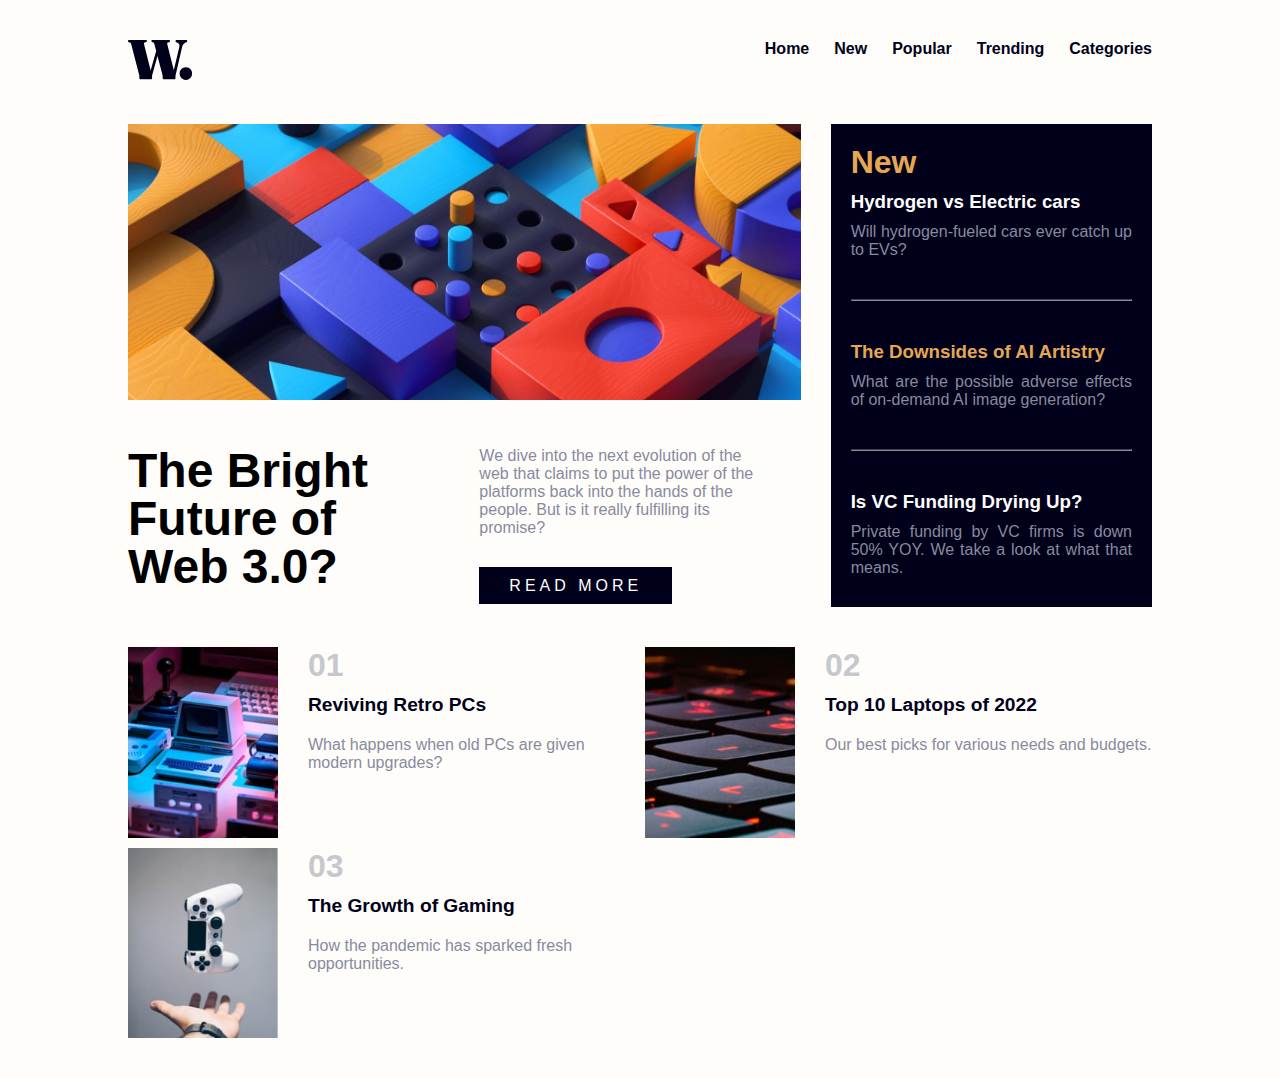
<file: News Homepage/index.html>
<!DOCTYPE html>
<html lang="en">
<head>
  <meta charset="UTF-8">
  <meta http-equiv="X-UA-Compatible" content="IE=edge">
  <meta name="viewport" content="width=device-width, initial-scale=1.0">
  <title>Document</title>
  <link rel="stylesheet" href="./styles.css">
</head>
<body >
  <section class="header-section">
  <header>
    <nav>
      <div class="main-logo">
        <img src="img/logo.svg" alt="logo">
      </div>
      <ul>
        <li><a href="#">Home</a></li>
        <li><a href="#">New</a></li>
        <li><a href="#">Popular</a></li>
        <li><a href="#">Trending</a></li>
        <li><a href="#">Categories</a></li>
        
      </ul>
      <div class="burger-menu">
        <img src="img/icon-menu.svg" alt="menu">
      </div>
    </nav>
  </header>
</section>
  <section class="grid">
    <div class="img-grid">
      <img src="img/image-web-3-desktop.jpg" alt="">
    </div>
    <div class="div-new">
      <div class="div-1">
        <h2>New</h2>
        <h3>Hydrogen vs Electric cars</h3>
        <p>Will hydrogen-fueled cars ever catch up to EVs?</p>
      </div>
      <hr>
      <div class="div-2">
        <h3>The Downsides of AI Artistry</h3>
        <p>What are the possible adverse effects of on-demand AI image generation?</p>
      </div>
      <hr>
      <div class="div-3">
        <h3>Is VC Funding Drying Up?</h3>
        <p>Private funding by VC firms is down 50% YOY. We take a look at what that means.</p>
      </div>
    </div>
    <div class="bright_future-div">
      <h1>The Bright Future of Web 3.0?</h1>
    </div>

    <div class="read_more-div">
      <p>We dive into the next evolution of the web that claims to put the power of the platforms back into the hands of the people. But is it really fulfilling its promise?</p>

      <div class="div-button">
        <a href="#">READ MORE</a>
      </div>
    </div>


  </section>

  <section class="footer">
    <div class="footer-box">
      <div class="footer_inner-box">
        <div class="footer_inner-all">
        <img src="img/image-retro-pcs.jpg" alt="retro image-retro-pcs">
        <div class="footer_inner-content one">
          <h3>01</h3>
          <a href="#">Reviving Retro PCs</a>
          <p>What happens when old PCs are given modern upgrades?</p>
        </div>
      </div>
      <div class="footer_inner-all">
        <img src="img/image-top-laptops.jpg" alt="laptop">
        <div class="footer_inner-content two">
          <h3>02</h3>
          <a href="#">Top 10 Laptops of 2022</a>
          <p>Our best picks for various needs and budgets.</p>
        </div>
      </div>

      <div class="footer_inner-all three">
        <img src="img/image-gaming-growth.jpg" alt="image-gaming-growth">
        <div class="footer_inner-content">
          <h3>03</h3>
          <a href="#">The Growth of Gaming</a>
          <p>How the pandemic has sparked fresh opportunities.</p>
        </div>
      </div>
      </div>
    </div>
  </section>

  <script src="main.js"></script>
</body>
</html>
</file>
<file: News Homepage/styles.css>
* {
  margin: 0;
  padding: 0;
  box-sizing: border-box;  
}

body{
  background-color: #FEFDF9;
  font-family: 'Poppins', sans-serif;
}


section{
  max-width: 80%;
  margin: 40px auto;
  
}

nav{
  display: flex;
  text-align: center;
  justify-content: space-between;
  
  
}

ul{
  display: flex;
  list-style: none;
  text-align: center;
}

ul > li {
  margin-left: 25px;
}

ul a{
  text-decoration: none;
  color: #00001A;
  font-weight: bold;
  transition: all .3s;
}

a:hover{
  color: orangered;
}

.grid{
  display: grid;
  grid-template-columns: repeat(3, 1fr);
  gap: 30px;
  
  

}
.img-grid{
  grid-column: auto / span 2;
  
}

.img-grid img{
  max-width: 100%;
  max-width: 100%;
}

.div-new{
  background-color: #00001A;
  grid-row: auto / span 2;
  text-align: justify;
  padding: 20px;
}

.div-1 h2{
  color: #E5A754;
  font-size: 2rem;
  margin-bottom: 10px;
}

hr{
  margin: 40px 0;
  border-color: #898A9F;
}

.div-1 h3{
  color: #fff;
  margin-bottom: 10px;
  
}
.div-1 p{
  color: #898A9F;
  
}

.div-2 h3{
  color: #E5A754;
  
}

.div-2 p{
  color: #898A9F;
  margin: 10px 0;
}

.div-3 h3{
  color: #fff;
}
.div-3 p{
  color: #898A9F;
  margin: 10px 0;
}

.bright_future-div > h1{
  font-size: 3rem;
  max-width: 80%;
  line-height: 3rem;
}

.read_more-div > p {
  color: #898A9F;
  max-width: 90%;
}
.div-button{
  margin-top: 40px;
  
}
.div-button a{
  color: white;
  text-decoration: none;
  background-color: #00001A;
  padding: 10px 30px;
  letter-spacing: .25rem;
  transition: all .3s;
}

.div-button:hover a{
  background-color: #F15D51;
}

.main-logo img{
  cursor: pointer;
}

.footer_inner-box{
  display: flex;
  align-items: center;
  justify-content: space-evenly;
  width: 100%;
}

.footer_inner-all{
  display: flex;
  max-height: 200px;
}

.footer_inner-all img{
  object-fit: cover;
  object-position: center;
  max-width: 150px;
  max-height: 200px;

}

.footer_inner-content{
  margin-left: 30px;
  
}


.footer_inner-content > a{
  text-decoration: none;
  color: #00001A;
  font-size: 1.2rem;
  font-weight: bold;
  transition: all .3s;
}

.footer_inner-content > a:hover {
  color: #F15D51;
  cursor: pointer;
}

.footer_inner-content h3{
  font-size: 2rem;
  color: #C7C8CE;
  margin-bottom: 10px;
}

.footer_inner-content p{
  margin-top: 20px;
  color: #898A9F;
}
.burger-menu{
  display: none;
}



/**************** RESPONSIVE ****************/
@media (max-width: 1346px){
  .footer_inner-box{
    display: grid;
    grid-template-columns: repeat(2, 1fr);
    gap: 10px;
  }

  .three{
    grid-row: 2;
  }

}

@media (max-width: 1150px){
  .grid{
    grid-template-columns: repeat(2, 1fr);
  }

  .bright_future-div h1{
    line-height: 5rem;
  }
}
@media (max-width: 750px){
  .footer_inner-box{
    display: grid;
    grid-template-columns: 1fr;
  }
}

@media (max-width: 938px){
  .footer_inner-box{
    display: block;
    
    
  }

  @media (max-width: 550px){
    .grid{
      display: block;
    }
  }

  

  .footer-box{
    text-align: center;
  }

  .footer_inner-content{
    width: 466px;
  }
}
@media (max-width: 900px){
  .footer_inner-all img{
    height: 150px;
    margin-bottom: 10px;
  }
}
@media (max-width: 1000px){

  ul {
    position: absolute;
    height: 100%;
    top: 0;
    right: 0;
    left: 100%;
    bottom: 0;
    background-color: #fff;
    display: flex;
    flex-direction: column;
    align-items: flex-start;
    justify-content: center;
    font-size: 1.5rem;
    transition: all .5s;
    
  }

  ul.active{
    
    left: 50%;
  }

  li > a{
    color: #00001A;
    font-weight: normal;
  } 

  li{
    margin-top: 50px;
  }

  .burger-menu{
    display: block;
    z-index: 1;
    cursor: pointer;
  }  
  .no-scroll{
    overflow-y: hidden;
  }
}
</file>
